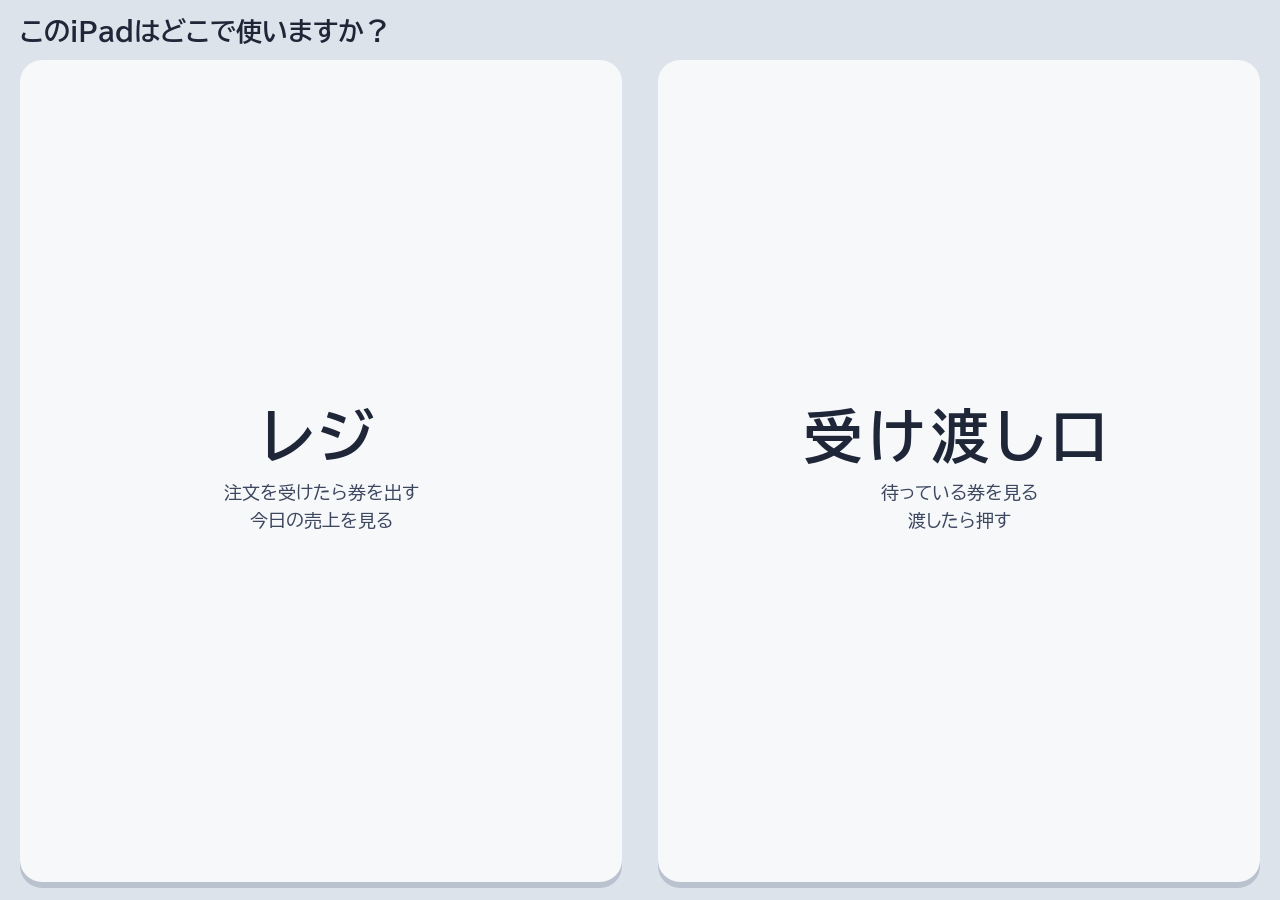
<file: index.html>
<!doctype html>
<html lang="ja">
<head>
<meta charset="utf-8">
<meta name="viewport" content="width=device-width,initial-scale=1,viewport-fit=cover">
<title>クレープ注文</title>
<meta name="apple-mobile-web-app-capable" content="yes">
<meta name="mobile-web-app-capable" content="yes">
<meta name="apple-mobile-web-app-title" content="クレープ">
<meta name="theme-color" content="#dde3ea">
<link rel="manifest" href="manifest.webmanifest">
<link rel="apple-touch-icon" href="apple-touch-icon.png">
<link rel="preconnect" href="https://fonts.googleapis.com">
<link rel="preconnect" href="https://fonts.gstatic.com" crossorigin>
<link rel="stylesheet" href="https://fonts.googleapis.com/css2?family=BIZ+UDPGothic:wght@400;700&family=DotGothic16&display=swap">
<link rel="stylesheet" href="style.css">
<style>
.choose { flex: 1; display: grid; grid-template-columns: 1fr 1fr; gap: clamp(16px, 3vw, 36px); }
@media (max-width: 640px) { .choose { grid-template-columns: 1fr; } }
.choose a {
  border-radius: 22px; text-decoration: none; color: var(--ink); background: var(--panel); box-shadow: 0 6px 0 var(--shade);
  display: flex; flex-direction: column; align-items: center; justify-content: center; gap: 14px; padding: 32px 20px; text-align: center;
}
.choose a:active { transform: translateY(4px); box-shadow: 0 2px 0 var(--shade); }
.choose b { font-weight: 700; font-size: clamp(2.4rem, 6vw, 3.6rem); letter-spacing: .1em; }
.choose span { font-size: 1.1rem; color: var(--ink-2); line-height: 1.6; }
h1.top { font-weight: 700; font-size: 1.6rem; margin: 0; }
</style>
</head>
<body>

<div class="app">
  <h1 class="top">このiPadはどこで使いますか？</h1>
  <div class="choose">
    <a href="register.html"><b>レジ</b><span>注文を受けたら券を出す<br>今日の売上を見る</span></a>
    <a href="pass.html"><b>受け渡し口</b><span>待っている券を見る<br>渡したら押す</span></a>
  </div>
</div>
<script>
if ("serviceWorker" in navigator) navigator.serviceWorker.register("sw.js").catch(function () {});
</script>
</body>
</html>
</file>
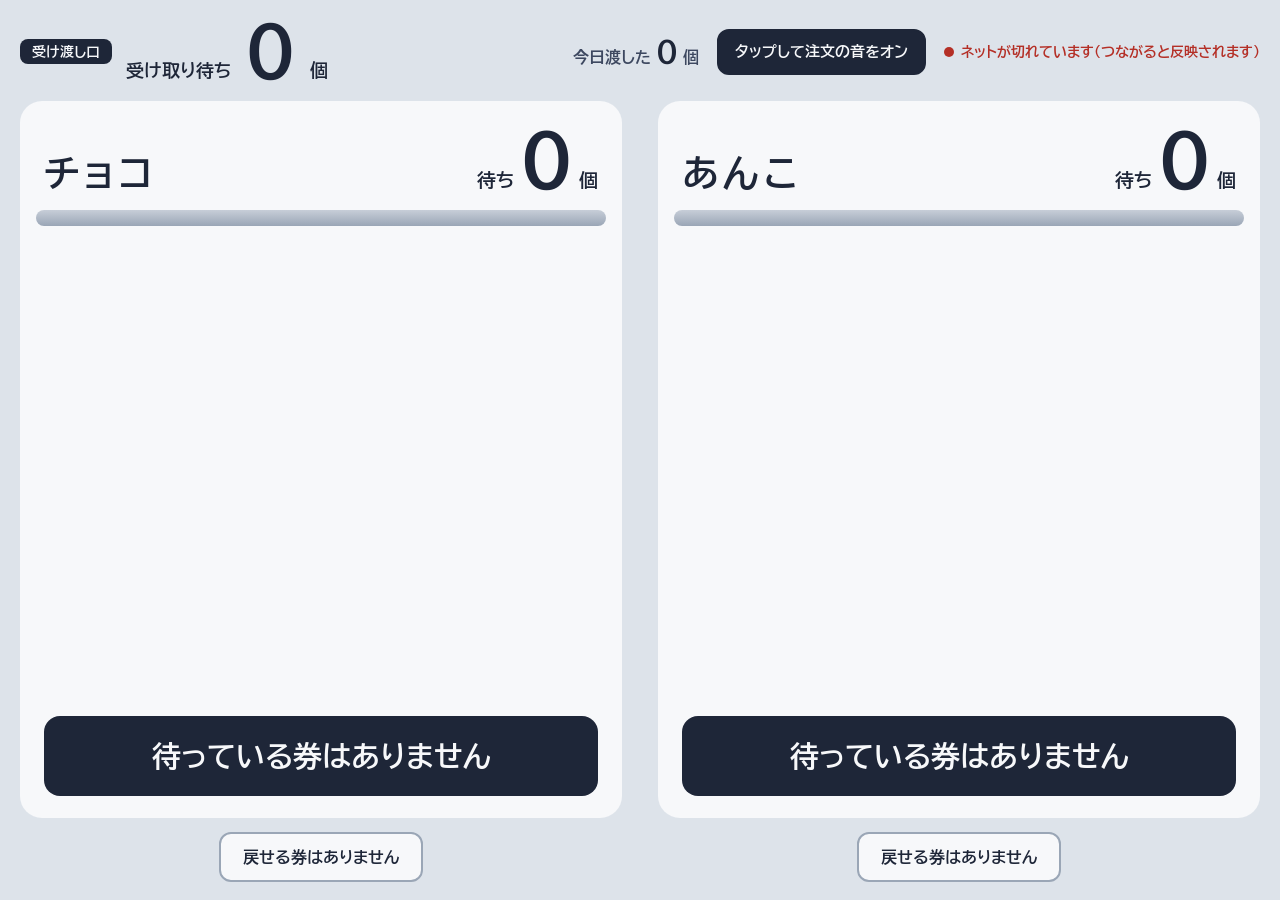
<file: pass.html>
<!doctype html>
<html lang="ja">
<head>
<meta charset="utf-8">
<meta name="viewport" content="width=device-width,initial-scale=1,viewport-fit=cover">
<title>受け渡し口｜クレープ</title>
<meta name="apple-mobile-web-app-capable" content="yes">
<meta name="mobile-web-app-capable" content="yes">
<meta name="apple-mobile-web-app-title" content="受け渡し">
<meta name="theme-color" content="#dde3ea">
<link rel="manifest" href="manifest.webmanifest">
<link rel="apple-touch-icon" href="apple-touch-icon.png">
<link rel="preconnect" href="https://fonts.googleapis.com">
<link rel="preconnect" href="https://fonts.gstatic.com" crossorigin>
<link rel="stylesheet" href="https://fonts.googleapis.com/css2?family=BIZ+UDPGothic:wght@400;700&family=DotGothic16&display=swap">
<link rel="stylesheet" href="style.css">
</head>
<body>

<div class="app">
  <div class="strip">
    <div class="sum">
      <span class="role">受け渡し口</span>
      <span class="sum-label">受け取り待ち</span><span class="sum-num" id="total" aria-live="polite">0</span><span class="sum-unit">個</span>
    </div>
    <div class="side">
      <span class="sub" id="handed">今日渡した <b>0</b> 個</span>
      <button class="sound" id="sound" type="button" aria-pressed="false">タップして注文の音をオン</button>
      <span class="conn off" id="conn">つないでいます…</span>
    </div>
  </div>
  <div class="cols">
    <section class="col choco" aria-label="チョコ">
      <div class="board">
        <div class="board-head">
          <span class="board-name">チョコ</span>
          <span class="board-count" id="wait-choco">待ち <b>0</b> 個</span>
        </div>
        <div class="rail" aria-hidden="true"></div>
        <div class="tickets" id="tickets-choco"></div>
        <button class="give" id="give-choco" type="button" data-item="choco">待っている券はありません</button>
      </div>
      <button class="undo" id="undo-choco" type="button" data-item="choco">戻せる券はありません</button>
    </section>
    <section class="col anko" aria-label="あんこ">
      <div class="board">
        <div class="board-head">
          <span class="board-name">あんこ</span>
          <span class="board-count" id="wait-anko">待ち <b>0</b> 個</span>
        </div>
        <div class="rail" aria-hidden="true"></div>
        <div class="tickets" id="tickets-anko"></div>
        <button class="give" id="give-anko" type="button" data-item="anko">待っている券はありません</button>
      </div>
      <button class="undo" id="undo-anko" type="button" data-item="anko">戻せる券はありません</button>
    </section>
  </div>
</div>

<script src="vendor/firebase-app-compat-10.12.2.js"></script>
<script src="vendor/firebase-database-compat-10.12.2.js"></script>
<script src="firebase-config.js"></script>
<script src="app.js"></script>
<script>
(function () {
  var C = window.Crepe, $ = C.$;
  var SHOW = 4; // tickets clipped to the rail; the rest show as "+N"
  var last = null, enter = 0;

  var reduceMotion = window.matchMedia && matchMedia("(prefers-reduced-motion: reduce)").matches;
  var EASE = "cubic-bezier(.22,.61,.36,1)";

  function ticketsHtml(name, o, h, w, arrivedFrom) {
    // Waiting tickets: the ones after the last handed over, up to the last ordered; the oldest is next
    if (w === 0) return '<span class="none">待っている券はありません</span>';
    var html = "";
    for (var n = h + 1; n <= o && n <= h + SHOW; n++) {
      var cls = "tk" + (n === h + 1 ? " next" : "") + (arrivedFrom && n > arrivedFrom ? (enter % 2 ? " inA" : " inB") : "");
      html += '<span class="' + cls + '" data-no="' + n + '"><span class="flavor">' + name + '</span><span class="no">No.</span><b>' + C.ticketNo(n) + "</b></span>";
    }
    if (w > SHOW) html += '<span class="more">+' + (w - SHOW) + "</span>";
    return html;
  }

  // Redraw the rail so tickets flow instead of jumping: the handed ticket slips down off the rail
  // and fades, the rest glide left into place, and the new first ticket eases into its tilt.
  function drawRail(box, html, leavingNo) {
    var animate = !reduceMotion && box.animate && last;
    var before = {}, wasNext = {}, ghost = null;
    if (animate) {
      var boxRect = box.getBoundingClientRect();
      box.querySelectorAll(".tk[data-no]").forEach(function (el) {
        before[el.dataset.no] = el.getBoundingClientRect();
        wasNext[el.dataset.no] = el.classList.contains("next");
        if (el.dataset.no === String(leavingNo)) {
          var r = el.getBoundingClientRect();
          ghost = el.cloneNode(true);
          ghost.classList.remove("inA", "inB");
          ghost.removeAttribute("data-no");
          ghost.style.position = "absolute";
          ghost.style.left = (r.left - boxRect.left) + "px";
          ghost.style.top = (r.top - boxRect.top) + "px";
          ghost.style.pointerEvents = "none";
        }
      });
    }
    box.innerHTML = html;
    if (!animate) return;
    box.querySelectorAll(".tk[data-no]").forEach(function (el, i) {
      var r0 = before[el.dataset.no], r1 = el.getBoundingClientRect();
      if (r0) {
        var dx = r0.left - r1.left;
        if (dx) el.animate([{ transform: "translateX(" + dx + "px)" }, { transform: "none" }], { duration: 460, delay: i * 30, easing: EASE, fill: "backwards" });
        if (el.classList.contains("next") && !wasNext[el.dataset.no]) {
          el.animate([{ rotate: "0deg", boxShadow: "0 0 0 0 rgba(30,38,56,0)" }, { rotate: "-3deg", boxShadow: "0 0 0 4px rgba(30,38,56,1)" }], { duration: 460, delay: 120, easing: EASE, fill: "backwards" });
        }
      } else if (!el.classList.contains("inA") && !el.classList.contains("inB")) {
        // A ticket that was hidden behind "+N" (or put back) slides in from the side
        el.animate([{ opacity: 0, transform: "translateX(28px)" }, { opacity: 1, transform: "none" }], { duration: 460, delay: 80 + i * 30, easing: EASE, fill: "backwards" });
      }
    });
    if (ghost) {
      box.appendChild(ghost);
      var a = ghost.animate([
        { opacity: 1, transform: "none" },
        { opacity: 0, transform: "translate(-10px, 46px) rotate(-6deg)" }
      ], { duration: 420, easing: "cubic-bezier(.4,0,.6,1)", fill: "forwards" });
      a.onfinish = function () { ghost.remove(); };
    }
  }

  // ---- Order chime: a soft two-note "ポロン" when a new order arrives from the register ----
  // iPad Safari only plays sound after a tap on the page, so the button (or any tap) unlocks it.
  var audio = null, soundOn = true, lastChime = 0;
  try { soundOn = localStorage.getItem("crepe-sound") !== "off"; } catch (e) {}

  function audioReady() { return audio && audio.state === "running"; }
  function unlockAudio() {
    if (!soundOn) return;
    var AC = window.AudioContext || window.webkitAudioContext;
    if (!AC) return;
    if (!audio) audio = new AC();
    if (audio.state !== "running") audio.resume().then(drawSound, drawSound);
    // A silent blip inside the tap is what actually unlocks playback on iOS
    var b = audio.createBuffer(1, 1, 22050), src = audio.createBufferSource();
    src.buffer = b; src.connect(audio.destination); src.start(0);
    drawSound();
  }
  function drawSound() {
    var btn = $("sound"), ready = soundOn && audioReady();
    btn.textContent = !soundOn ? "注文の音：なし" : ready ? "注文の音：あり" : "タップして注文の音をオン";
    btn.setAttribute("aria-pressed", String(ready));
    btn.classList.toggle("armed", soundOn && !ready);
    btn.classList.toggle("muted", !soundOn);
  }
  function note(freq, at, peak) {
    var t = audio.currentTime + at, o = audio.createOscillator(), o2 = audio.createOscillator(), g = audio.createGain(), g2 = audio.createGain();
    o.type = "sine"; o.frequency.value = freq;
    o2.type = "sine"; o2.frequency.value = freq * 2; g2.gain.value = 0.18; // a faint overtone, like a small bell
    o.connect(g); o2.connect(g2); g2.connect(g); g.connect(audio.destination);
    g.gain.setValueAtTime(0.0001, t);
    g.gain.exponentialRampToValueAtTime(peak, t + 0.012);
    g.gain.exponentialRampToValueAtTime(0.0001, t + 0.9);
    o.start(t); o2.start(t); o.stop(t + 0.95); o2.stop(t + 0.95);
  }
  function chime() {
    if (!soundOn || !audio) return;
    var now = Date.now();
    if (now - lastChime < 1500) return; // several orders in a row ring once
    lastChime = now;
    if (audio.state !== "running") { audio.resume().then(drawSound, drawSound); return; }
    note(784, 0, 0.22);     // G5
    note(1047, 0.16, 0.2);  // C6
  }

  $("sound").addEventListener("click", function () {
    if (soundOn && audioReady()) soundOn = false;
    else {
      soundOn = true; unlockAudio();
      // Play it once so the staff hear the volume
      if (audio) audio.resume().then(function () { lastChime = 0; chime(); lastChime = 0; drawSound(); }, drawSound);
    }
    try { localStorage.setItem("crepe-sound", soundOn ? "on" : "off"); } catch (e) {}
    drawSound();
  });
  // Any other tap (e.g. "渡した") also unlocks the sound
  document.addEventListener("pointerdown", function (e) { if (e.target.id !== "sound" && !audioReady()) unlockAudio(); });
  document.addEventListener("visibilitychange", function () {
    if (document.visibilityState === "visible" && audio && soundOn) audio.resume().then(drawSound, drawSound);
  });
  drawSound();

  function render(s) {
    // Ring only when the register added an order (not on first load, undo, or reset)
    if (last && C.ITEMS.some(function (k) { return s.ordered[k] > last.ordered[k]; })) chime();
    C.ITEMS.forEach(function (k) {
      var name = C.NAMES[k], o = s.ordered[k], h = s.handed[k], w = s.waiting[k];
      var give = $("give-" + k), undo = $("undo-" + k);
      var arrived = last && o > last.ordered[k], gone = last && h > last.handed[k];
      if (arrived) enter++;
      drawRail($("tickets-" + k), ticketsHtml(name, o, h, w, arrived ? last.ordered[k] : 0), gone ? last.handed[k] + 1 : null);

      $("wait-" + k).querySelector("b").textContent = w;
      $("wait-" + k).classList.toggle("alert", w > 0);
      give.disabled = w === 0;
      give.textContent = w ? "No." + C.ticketNo(h + 1) + " を渡した" : "待っている券はありません";
      undo.disabled = h === 0;
      undo.textContent = h ? "No." + C.ticketNo(h) + " を待ちに戻す" : "戻せる券はありません";
    });
    $("total").textContent = s.waiting.total;
    $("total").classList.toggle("alert", s.waiting.total > 0);
    $("handed").querySelector("b").textContent = s.handed.total;
    last = s;
  }

  document.querySelectorAll(".give").forEach(function (btn) {
    btn.addEventListener("click", function () { C.change("handed", btn.dataset.item, 1); });
  });
  document.querySelectorAll(".undo").forEach(function (btn) {
    btn.addEventListener("click", function () { C.change("handed", btn.dataset.item, -1); });
  });

  C.common();
  C.start(render, C.renderConnection);
})();
</script>
</body>
</html>
</file>
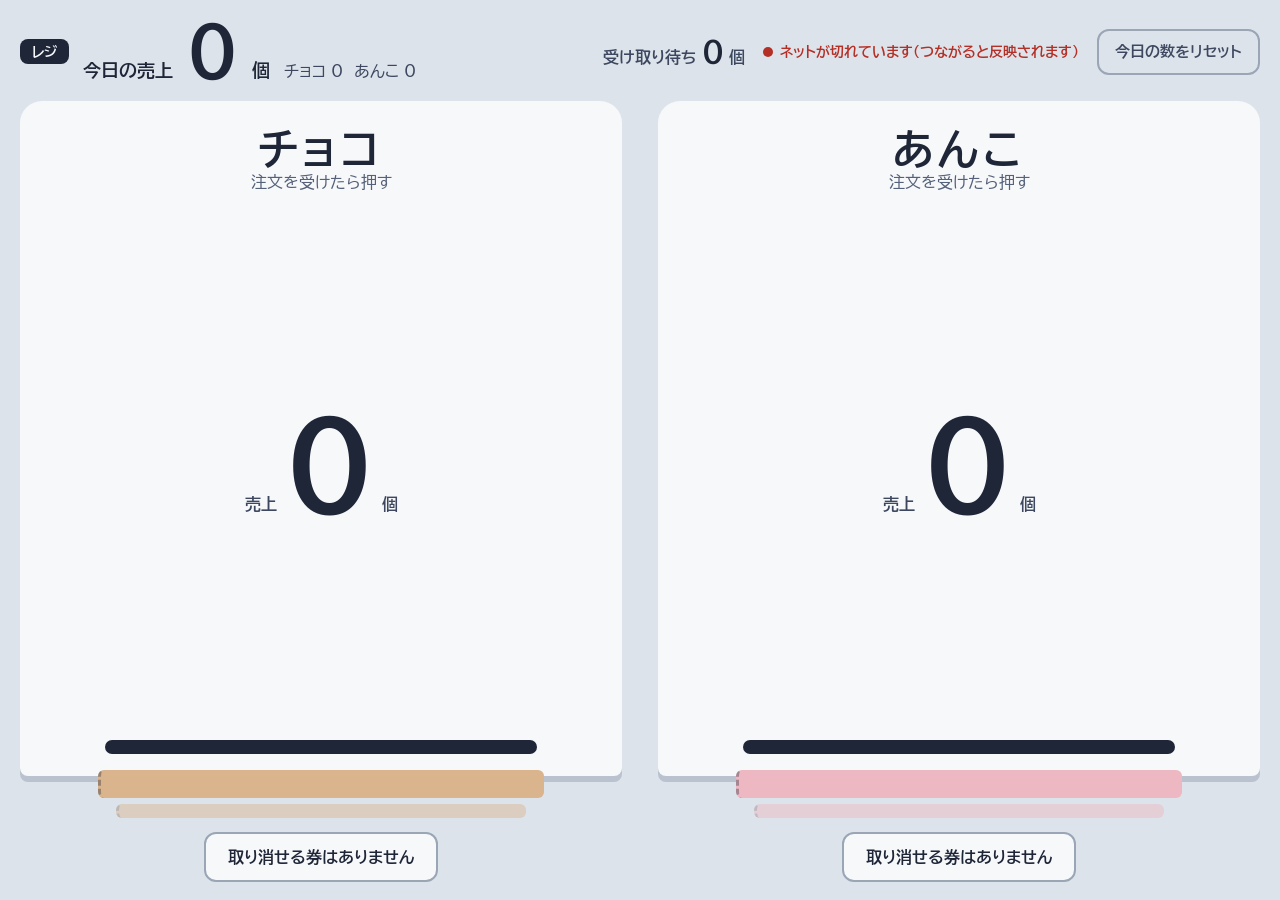
<file: register.html>
<!doctype html>
<html lang="ja">
<head>
<meta charset="utf-8">
<meta name="viewport" content="width=device-width,initial-scale=1,viewport-fit=cover">
<title>レジ｜クレープ</title>
<meta name="apple-mobile-web-app-capable" content="yes">
<meta name="mobile-web-app-capable" content="yes">
<meta name="apple-mobile-web-app-title" content="レジ">
<meta name="theme-color" content="#dde3ea">
<link rel="manifest" href="manifest.webmanifest">
<link rel="apple-touch-icon" href="apple-touch-icon.png">
<link rel="preconnect" href="https://fonts.googleapis.com">
<link rel="preconnect" href="https://fonts.gstatic.com" crossorigin>
<link rel="stylesheet" href="https://fonts.googleapis.com/css2?family=BIZ+UDPGothic:wght@400;700&family=DotGothic16&display=swap">
<link rel="stylesheet" href="style.css">
</head>
<body>

<div class="app">
  <div class="strip">
    <div class="sum">
      <span class="role">レジ</span>
      <span class="sum-label">今日の売上</span><span class="sum-num" id="total">0</span><span class="sum-unit">個</span>
      <span class="sum-split" id="split">チョコ 0　あんこ 0</span>
    </div>
    <div class="side">
      <span class="sub" id="waiting">受け取り待ち <b>0</b> 個</span>
      <span class="conn off" id="conn">つないでいます…</span>
      <button class="reset" id="reset" type="button">今日の数をリセット</button>
    </div>
  </div>
  <div class="cols">
    <section class="col choco" aria-label="チョコ">
      <button class="machine" id="tap-choco" type="button" data-item="choco">
        <span class="machine-name">チョコ</span>
        <span class="machine-hint">注文を受けたら押す</span>
        <span class="machine-count">売上 <b id="count-choco">0</b> 個</span>
        <span class="slot" aria-hidden="true"></span>
      </button>
      <div class="ticket ticket-new" id="new-choco" aria-live="polite"></div>
      <div class="ticket ticket-old" id="old-choco" aria-hidden="true"></div>
      <button class="undo" id="undo-choco" type="button" data-item="choco">取り消せる券はありません</button>
    </section>
    <section class="col anko" aria-label="あんこ">
      <button class="machine" id="tap-anko" type="button" data-item="anko">
        <span class="machine-name">あんこ</span>
        <span class="machine-hint">注文を受けたら押す</span>
        <span class="machine-count">売上 <b id="count-anko">0</b> 個</span>
        <span class="slot" aria-hidden="true"></span>
      </button>
      <div class="ticket ticket-new" id="new-anko" aria-live="polite"></div>
      <div class="ticket ticket-old" id="old-anko" aria-hidden="true"></div>
      <button class="undo" id="undo-anko" type="button" data-item="anko">取り消せる券はありません</button>
    </section>
  </div>
</div>

<script src="vendor/firebase-app-compat-10.12.2.js"></script>
<script src="vendor/firebase-database-compat-10.12.2.js"></script>
<script src="firebase-config.js"></script>
<script src="app.js"></script>
<script>
(function () {
  var C = window.Crepe, $ = C.$;
  var last = null;

  function render(s) {
    C.ITEMS.forEach(function (k) {
      var n = s.ordered[k], name = C.NAMES[k], fresh = $("new-" + k), old = $("old-" + k), undo = $("undo-" + k);
      $("count-" + k).textContent = n;
      $("tap-" + k).setAttribute("aria-label", name + "の注文を1個受けて券を出す（次は No." + C.ticketNo(n + 1) + "）");
      if (n > 0) {
        fresh.classList.remove("ticket-empty");
        fresh.innerHTML = "<span>" + name + "</span><span class=\"no\">No." + C.ticketNo(n) + "</span>";
      } else {
        fresh.classList.add("ticket-empty");
        fresh.textContent = "最初の券は No." + C.ticketNo(1);
      }
      old.hidden = n < 2;
      old.innerHTML = "<span>" + name + "</span><span class=\"no\">No." + C.ticketNo(n - 1) + "</span>";
      // Only an order that has not been handed over yet can be cancelled
      undo.disabled = s.waiting[k] === 0;
      undo.textContent = s.waiting[k] ? "No." + C.ticketNo(n) + " を取り消す" : "取り消せる券はありません";
      if (last && n > last.ordered[k]) C.replay(fresh, "outA", "outB");
    });
    $("total").textContent = s.ordered.total;
    $("split").textContent = "チョコ " + s.ordered.choco + "　あんこ " + s.ordered.anko;
    $("waiting").querySelector("b").textContent = s.waiting.total;
    $("waiting").classList.toggle("alert", s.waiting.total > 0);
    last = s;
  }

  document.querySelectorAll(".machine").forEach(function (btn) {
    btn.addEventListener("click", function () { C.change("ordered", btn.dataset.item, 1); });
  });
  document.querySelectorAll(".undo").forEach(function (btn) {
    btn.addEventListener("click", function () { C.change("ordered", btn.dataset.item, -1); });
  });
  C.twoTapButton($("reset"), "もう一度押すと 2台とも0に（券は201から）", C.resetToday);

  C.common();
  C.start(render, C.renderConnection);
})();
</script>
</body>
</html>
</file>
<file: style.css>
/* 整理券 (ticket) look: the register is a pair of ticket machines, the pick-up window is a
   kitchen order rail with the waiting tickets clipped to it. Paper-and-steel palette, light only. */
[hidden] { display: none !important; }
:root {
  --ground: #dde3ea;
  --panel: #f7f8fa;
  --ink: #1e2638;
  --ink-2: #3d4860;
  --muted: #55617a;
  --line: #9aa6b6;
  --shade: #b9c2ce;
  --choco: #d9b48c;
  --anko: #edb8c2;
  --red: #b42f26;
  --ok: #1f6e46;
  --num: "BIZ UDPGothic", "Hiragino Sans", "Hiragino Kaku Gothic ProN", system-ui, sans-serif;
  --body: "BIZ UDPGothic", "Hiragino Sans", "Hiragino Kaku Gothic ProN", system-ui, sans-serif;
  color-scheme: light;
}

html, body { height: 100%; }
body {
  margin: 0; background: var(--ground); color: var(--ink); font-family: var(--body);
  -webkit-touch-callout: none; -webkit-user-select: none; user-select: none;
  -webkit-tap-highlight-color: transparent; touch-action: manipulation; overflow: hidden;
}
button { font: inherit; color: inherit; }
.app {
  height: 100%; box-sizing: border-box; display: flex; flex-direction: column; gap: 16px;
  padding: calc(18px + env(safe-area-inset-top, 0px)) max(20px, env(safe-area-inset-right, 0px))
           calc(18px + env(safe-area-inset-bottom, 0px)) max(20px, env(safe-area-inset-left, 0px));
}

/* ---- Top strip ---- */
.strip { display: flex; align-items: center; justify-content: space-between; gap: 10px 20px; flex-wrap: wrap; }
.sum { display: flex; align-items: baseline; gap: 6px 14px; flex-wrap: wrap; }
.role { align-self: center; font-weight: 700; font-size: .9rem; padding: 5px 12px; border-radius: 8px; background: var(--ink); color: var(--panel); }
.sum-label { font-weight: 700; font-size: 1.15rem; }
.sum-num { font-family: var(--num); font-weight: 700; font-size: clamp(2.6rem, 6vw, 4.2rem); line-height: 1; font-variant-numeric: tabular-nums; }
.sum-num.alert { color: var(--red); }
.sum-unit { font-weight: 700; font-size: 1.15rem; }
.sum-split { font-size: 1rem; color: var(--ink-2); font-variant-numeric: tabular-nums; }
.side { display: flex; align-items: center; gap: 10px 18px; flex-wrap: wrap; }
.sub { font-weight: 700; font-size: 1rem; color: var(--ink-2); }
.sub b { font-family: var(--num); font-weight: 700; font-size: 1.8rem; color: var(--ink); }
.sub.alert b { color: var(--red); }
.conn { font-weight: 700; font-size: .9rem; color: var(--ok); display: inline-flex; align-items: center; gap: 7px; }
.conn::before { content: ""; width: 10px; height: 10px; border-radius: 50%; background: currentColor; }
.conn.off { color: var(--red); }
.reset {
  min-height: 46px; padding: 0 16px; border-radius: 12px; border: 2px solid var(--line);
  background: transparent; color: var(--ink-2); font-weight: 700; font-size: .95rem; cursor: pointer;
}
.sound {
  min-height: 46px; padding: 0 16px; border-radius: 12px; border: 2px solid var(--line);
  background: transparent; color: var(--ink-2); font-weight: 700; font-size: .95rem; cursor: pointer;
}
.sound.armed { border-color: var(--ink); background: var(--ink); color: var(--panel); }
.sound.muted { color: var(--muted); border-style: dashed; }
.reset.armed { border-color: var(--red); color: var(--red); background: var(--panel); }

/* ---- Two columns, one per flavor ---- */
.cols { flex: 1; min-height: 0; display: grid; grid-template-columns: 1fr 1fr; gap: clamp(16px, 3vw, 36px); }
.col { min-height: 0; min-width: 0; display: flex; flex-direction: column; align-items: center; }
.choco { --paper: var(--choco); }
.anko { --paper: var(--anko); }

/* Register: the ticket machine */
.machine {
  width: 100%; flex: 1; min-height: 0; border: 0; margin: 0; cursor: pointer;
  padding: clamp(16px, 3vh, 30px) 24px 0; border-radius: 22px 22px 8px 8px; background: var(--panel);
  display: flex; flex-direction: column; align-items: center; gap: 4px; box-shadow: 0 6px 0 var(--shade);
  transition: transform .06s, box-shadow .06s;
}
.machine:active { transform: translateY(4px); box-shadow: 0 2px 0 var(--shade); }
.machine-name { font-weight: 700; font-size: clamp(1.8rem, 4vw, 2.6rem); letter-spacing: .12em; }
.machine-hint { font-size: 1rem; color: var(--muted); }
.machine-count { margin-top: auto; display: flex; align-items: baseline; gap: 8px; color: var(--ink-2); font-weight: 700; }
.machine-count b { font-family: var(--num); font-weight: 700; font-size: clamp(4.5rem, 13vh, 8.5rem); line-height: 1; color: var(--ink); font-variant-numeric: tabular-nums; }
.slot { width: 78%; height: 14px; border-radius: 7px; background: var(--ink); margin: auto 0 22px; flex: none; }

.ticket {
  box-sizing: border-box; border-radius: 6px; background: var(--paper); color: var(--ink);
  border-left: 3px dashed rgba(30, 38, 56, .35); font-family: var(--num); font-weight: 700;
  display: flex; justify-content: space-between; align-items: baseline; gap: 12px;
}
.ticket-new { width: 74%; padding: 14px 22px; margin-top: -6px; font-size: 1.3rem; position: relative; z-index: 1; }
.ticket-new .no { font-size: clamp(2rem, 4.5vw, 2.6rem); line-height: 1; }
.ticket-old { width: 68%; padding: 7px 22px; margin-top: 6px; font-size: 1rem; opacity: .45; }
.ticket-empty { background: transparent; border: 2px dashed var(--line); color: var(--muted); justify-content: center; font-size: 1.05rem; }
.outA { animation: outA .42s cubic-bezier(.2, .9, .3, 1) both; }
.outB { animation: outB .42s cubic-bezier(.2, .9, .3, 1) both; }
@keyframes outA { from { transform: translateY(-64px); clip-path: inset(64px 0 0 0); } to { transform: none; clip-path: inset(0); } }
@keyframes outB { from { transform: translateY(-64px); clip-path: inset(64px 0 0 0); } to { transform: none; clip-path: inset(0); } }

.undo {
  margin-top: 14px; min-height: 50px; padding: 0 22px; border-radius: 12px; border: 2px solid var(--line);
  background: var(--panel); font-weight: 700; font-size: 1rem; cursor: pointer;
}
.undo:disabled, .give:disabled { cursor: default; }
.undo:disabled { opacity: .4; }

/* Pick-up window: the order rail */
.board {
  width: 100%; flex: 1; min-height: 0; box-sizing: border-box; border-radius: 22px; background: var(--panel);
  padding: clamp(16px, 3vh, 24px) 24px 22px; display: flex; flex-direction: column; gap: 14px;
}
.board-head { display: flex; align-items: baseline; justify-content: space-between; gap: 12px; }
.board-name { font-weight: 700; font-size: clamp(1.8rem, 4vw, 2.3rem); letter-spacing: .12em; }
.board-count { font-weight: 700; font-size: 1.2rem; }
.board-count b { font-family: var(--num); font-weight: 700; font-size: clamp(3.2rem, 9vh, 4.4rem); line-height: 1; font-variant-numeric: tabular-nums; }
.board-count.alert b { color: var(--red); }
.rail { height: 16px; border-radius: 8px; background: linear-gradient(#c7ced8, var(--line)); margin: 0 -8px; flex: none; }
.tickets { position: relative; display: flex; gap: 12px; margin-top: -10px; padding: 0 6px; min-height: 0; flex: 1; align-items: flex-start; overflow: hidden; }
.tk {
  flex: none; width: clamp(70px, 8.5vw, 96px); height: clamp(150px, 26vh, 200px); box-sizing: border-box;
  border-radius: 0 0 8px 8px; border-top: 10px solid #4b5568; background: var(--paper); color: var(--ink);
  padding: 22px 6px 12px; display: flex; flex-direction: column; align-items: center; gap: 6px;
  font-family: var(--num); font-weight: 700; transform-origin: 50% 0;
}
.tk .flavor { font-size: .95rem; }
.tk .no { font-size: .9rem; }
.tk b { font-weight: 700; font-size: clamp(1.7rem, 3.4vw, 2.3rem); line-height: 1; }
.tk.next { rotate: -3deg; box-shadow: 0 0 0 4px var(--ink); }
.tk.inA { animation: inA .45s cubic-bezier(.2, .9, .3, 1.2) both; }
.tk.inB { animation: inB .45s cubic-bezier(.2, .9, .3, 1.2) both; }
@keyframes inA { from { transform: translateY(-30px) rotate(6deg); opacity: 0; } }
@keyframes inB { from { transform: translateY(-30px) rotate(6deg); opacity: 0; } }
.more { align-self: center; font-family: var(--num); font-weight: 700; font-size: 1.5rem; }
.none { align-self: center; padding-left: 8px; font-weight: 700; font-size: 1.1rem; color: var(--muted); }
.give {
  flex: none; min-height: 80px; border: 0; border-radius: 16px; background: var(--ink); color: var(--panel);
  font-weight: 700; font-size: clamp(1.4rem, 3vw, 1.8rem); cursor: pointer; font-variant-numeric: tabular-nums;
}
.give:active:not(:disabled) { transform: translateY(2px); }
.give:disabled { background: var(--shade); color: var(--muted); }

/* Keyboard focus */
.machine:focus-visible, .give:focus-visible, .undo:focus-visible, .reset:focus-visible, .sound:focus-visible, .choose a:focus-visible {
  outline: 3px solid var(--ink); outline-offset: 4px;
}

/* Setup / error message */
.setup { margin: auto; max-width: 640px; padding: 24px; border-radius: 20px; background: var(--panel); border: 2px solid var(--line); font-weight: 700; line-height: 1.7; }
.setup h1 { font-weight: 700; font-size: 1.5rem; margin: 0 0 8px; }
.setup code { background: var(--ground); padding: 1px 6px; border-radius: 6px; }

/* Narrow screens (phones): stack the flavors and let the page scroll */
@media (max-width: 640px) {
  body { overflow: auto; }
  .app { height: auto; min-height: 100%; }
  .cols { grid-template-columns: 1fr; flex: none; }
  .machine, .board { min-height: 340px; flex: none; }
}
@media (prefers-reduced-motion: reduce) {
  .outA, .outB, .tk.inA, .tk.inB { animation: none; }
}

/* Only the number printed on a ticket uses the ticket-printer dot font */
.ticket .no, .tk .no, .tk b { font-family: "DotGothic16", var(--num); font-weight: 400; }
</file>
